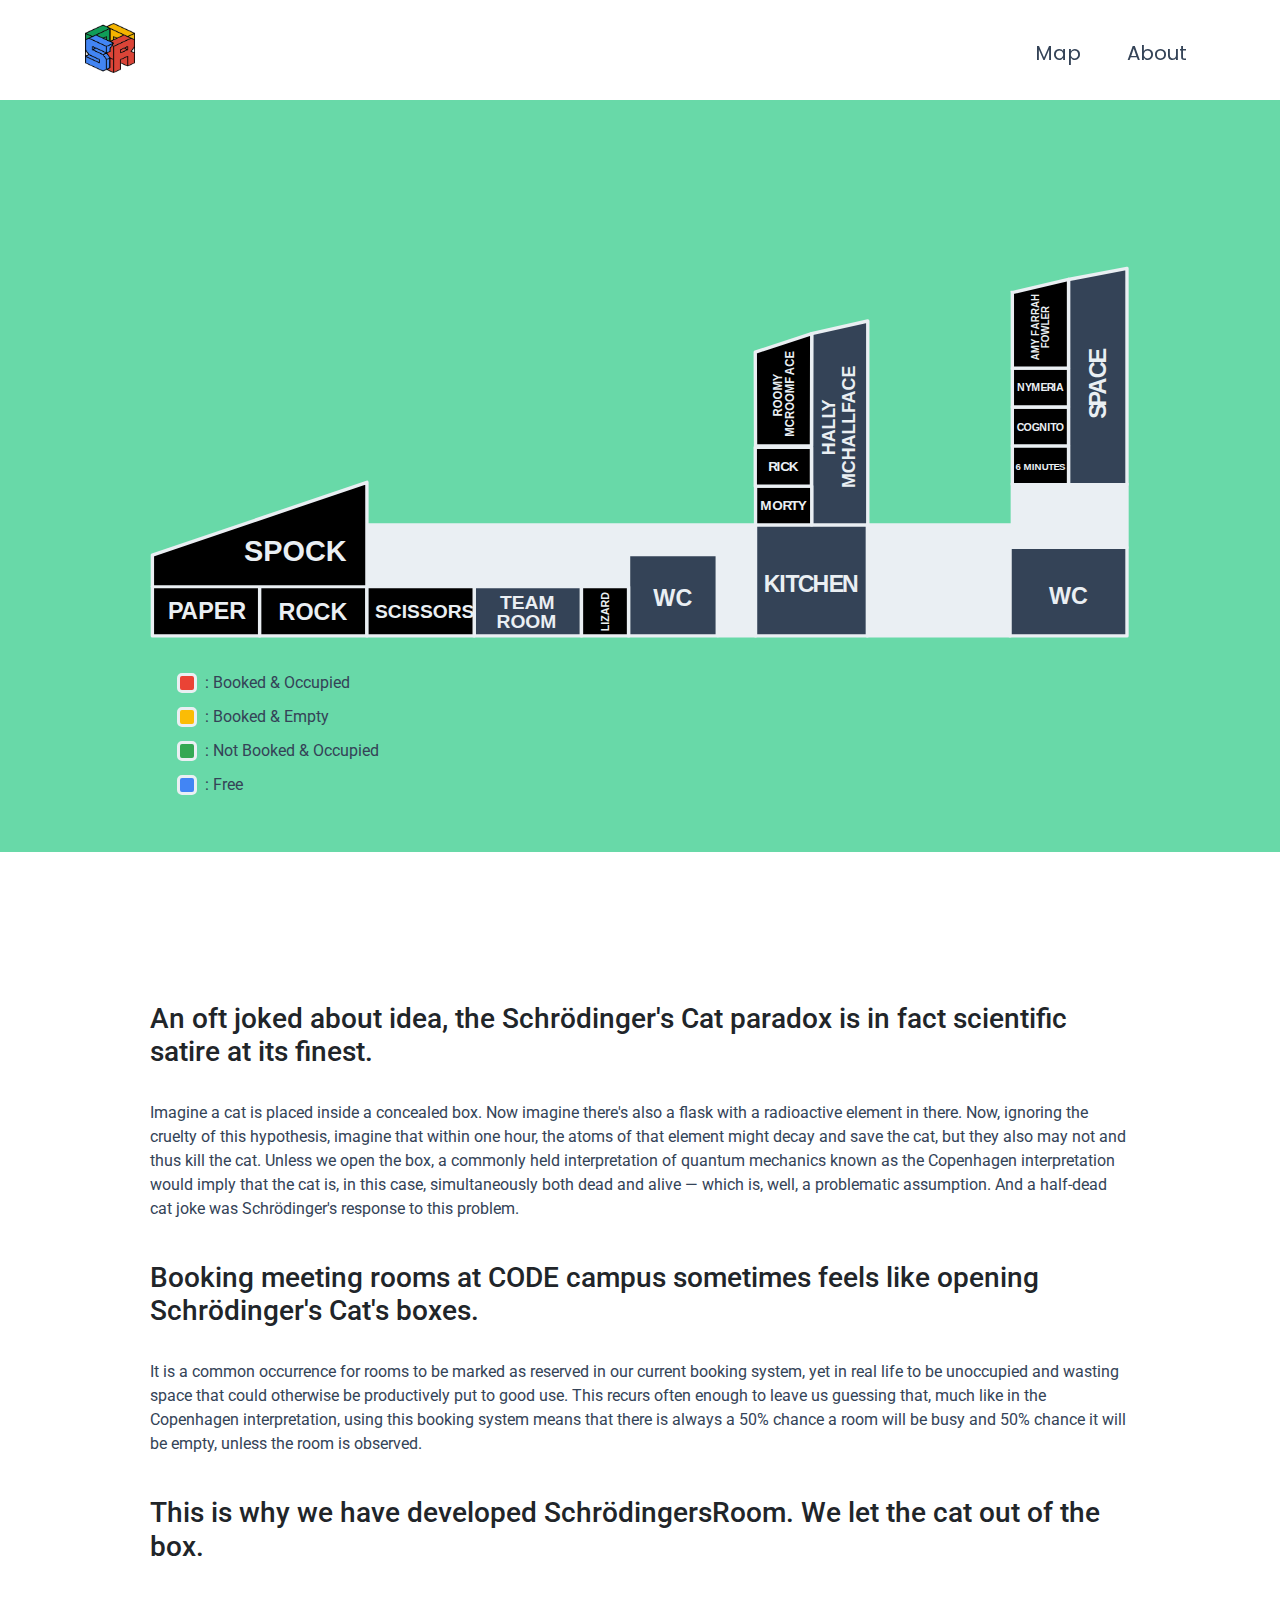
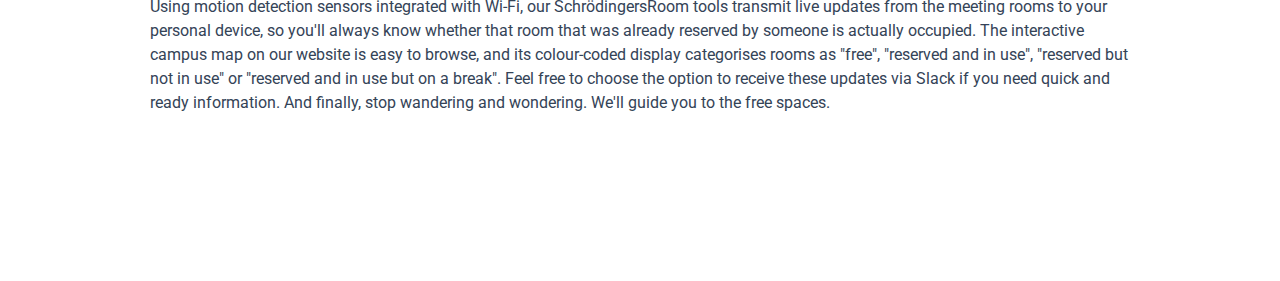
<file: index.html>
<!doctype html>

<html>
<head>
    <meta charset="utf-8" />
    <title> Schrödinger's Room </title>
    <link rel="stylesheet" type="text/css" href="main.css">
    <link rel="stylesheet" type="text/css" href="bootstrap.min.css">
    <link rel="stylesheet" type="text/css" href="animate.css">
    <link rel="stylesheet" href="https://fonts.googleapis.com/css?family=Poppins:400,600|Roboto">
    <script src="https://apis.google.com/js/api.js"></script>
    <!--<script async defer src="https://apis.google.com/js/api.js"></script>-->

    <script src="https://cdnjs.cloudflare.com/ajax/libs/jquery/3.3.1/jquery.min.js"
    type="text/javascript"></script>
  <!-- <script src="google-cal.js" type="javascript/text"></script>--> 

 <!--   <script src="rooms.js" type="text/javascript"></script> -->
 <!--   <script src="room-color-mapper.js" type="text/javascript"></script>--> 
    
  
</head>
<body >    
    
    <!--Add buttons to initiate auth sequence and sign out-->
    <button id="authorize_button" style="display: none;">Authorize</button>
    <button id="signout_button" style="display: none;">Sign Out</button>

    <pre id="content" style="white-space: pre-wrap;"></pre>


    <header id="header" class="hero-area-2">
            <!--<h1> SchrödingersRoom </h1>-->
<!--           <nav id="top_menu">
                <a href="">How it works</a>
            </nav>--> 
            <div class="overlay"></div>
            <nav class="navbar navbar-expand-md bg-inverse fixed-top scrolling-navbar">
                <div class="container">
                  <a href="index.html" class="navbar-brand"><img src="SR_logoGoogle.png" alt="SchrödingersRoom" width="50px" height="50px"></a>  
                  <button class="navbar-toggler" type="button" data-toggle="collapse" data-target="#navbarCollapse" aria-controls="navbarCollapse" aria-expanded="false" aria-label="Toggle navigation">
                    <i class="lni-menu"></i>
                  </button>
                  <div class="collapse navbar-collapse" id="navbarCollapse">
                    <ul class="navbar-nav mr-auto w-100 justify-content-end">
                      <li class="nav-item">
                        <a class="nav-link page-scroll" href="#wrap">Map</a>
                      </li>
                      <li class="nav-item">
                        <a class="nav-link page-scroll" href="#about">About</a>
                      </li>  
                    </ul>
                  </div>
                </div>
              </nav>  
    </header> 
    <div id="wrap">
    <div id="map">
            <svg width="100%" height="100%" viewBox="0 0 1528 581" version="1.1" xmlns="http://www.w3.org/2000/svg" xmlns:xlink="http://www.w3.org/1999/xlink" xml:space="preserve" xmlns:serif="http://www.serif.com/" style="fill-rule:evenodd;clip-rule:evenodd;stroke-linecap:square;stroke-linejoin:round;stroke-miterlimit:1.5;">
            <path id="WHITESPACE_1" fill="white" d="M338.219,499.825l0,-96.083l605.503,0l0.439,172.998l-58.012,0l-1.688,-126.965l-138.334,0l0,50.05l-407.908,0" style="fill:#eaeff3;stroke:#eaeff3;stroke-width:5.25px;" />
            <path id="WHITESPACE_2" d="M1523.32,340.911l0,97.875l-182.313,0l0,137.954l-222.516,0l0,-172.998l226.069,0l0,-62.831" style="fill:#eaeff3;stroke:#eaeff3;stroke-width:5.25px;" />
            <g id="ROOMS">
                <g id="noMeeting-rooms">
                <!-- kitchen -->
                <rect id="kitchen" x="944.161" y="403.742" width="174.329" height="172.998"  /><text x="957.065px" y="507.534px" style="font-family:'Avenir-Black', 'Avenir', sans-serif;font-weight:800;font-size:36px;fill:#eaeff3;">K<tspan x="981.105px 990.96px 1010.07px 1032.88px 1058.15px 1079.13px " y="507.534px 507.534px 507.534px 507.534px 507.534px 507.534px ">ITCHEN</tspan></text>
                <!-- outline -->
                <rect x="944.161" y="403.742" width="174.329" height="172.998" style="fill:none;stroke:#eaeff3;stroke-width:5.25px;stroke-linecap:round;" />
                <!--wc-->
                <rect x="746.127" y="449.775" width="138.334" height="126.965"/><text x="784.858px" y="530.221px" style="font-family:'Avenir-Black', 'Avenir', sans-serif;font-weight:800;font-size:36.45px;fill:#eaeff3;">WC</text>
                <rect x="746.127" y="449.775" width="138.334" height="126.965" style="fill:none;stroke:#eaeff3;stroke-width:5.25px;stroke-linecap:round;" />
                <!--wc-->
                <rect x="1341.01" y="438.786" width="182.314" height="137.954"/><text x="1401.68px" y="526.739px" style="font-family:'Avenir-Black', 'Avenir', sans-serif;font-weight:800;font-size:36.45px;fill:#eaeff3;">WC</text>
                <rect x="1341.01" y="438.786" width="182.314" height="137.954" style="fill:none;stroke:#eaeff3;stroke-width:5.25px;stroke-linecap:round;" />
                <!--team room-->
                <rect x="505.473" y="499.825" width="167.253" height="76.915"/>
                <g transform="matrix(0.75,0,0,0.75,379.57,-146.049)"><text x="221.593px" y="907.115px" style="font-family:'Avenir-Black', 'Avenir', sans-serif;font-weight:800;font-size:40px;fill:#eaeff3;">TEAM</text><text x="214.253px" y="947.115px" style="font-family:'Avenir-Black', 'Avenir', sans-serif;font-weight:800;font-size:40px;fill:#eaeff3;">ROOM</text></g>
                <rect x="505.473" y="499.825" width="167.253" height="76.915" style="fill:none;stroke:#eaeff3;stroke-width:5.25px;stroke-linecap:round;" />
                <!--hally mchallface-->
                <path d="M1119.15,85.745l-87.603,19.703l0,298.294l87.603,0l0,-317.997Z"   />
                <clipPath id="_clip1">
                    <path d="M1119.15,85.745l-87.603,19.703l0,298.294l87.603,0l0,-317.997Z" />
                </clipPath>
                <g clip-path="url(#_clip1)">
                    <g transform="matrix(4.92894e-17,-0.804957,0.870339,5.32929e-17,279.206,476.647)"><text x="225.756px" y="907.115px" style="font-family:'Avenir-Black', 'Avenir', sans-serif;font-weight:800;font-size:34.469px;fill:#eaeff3;">HALL<tspan x="310.654px " y="907.115px ">Y</tspan></text><text x="162.229px" y="941.585px" style="font-family:'Avenir-Black', 'Avenir', sans-serif;font-weight:800;font-size:34.469px;fill:#eaeff3;">MCHALLF<tspan x="325.648px 351.19px " y="941.585px 941.585px ">AC</tspan>E</text></g>
                </g>
                <path d="M1119.15,85.745l-87.603,19.703l0,298.294l87.603,0l0,-317.997Z" style="fill:none;stroke:#eaeff3;stroke-width:5.25px;stroke-linecap:round;" />
                <!--space-->
                <path d="M1432.16,340.911l-0.043,-319.897l91.199,-17.302l0,337.199l-91.156,0Z"   />
                <clipPath id="_clip3">
                    <path d="M1432.16,340.911l-0.043,-319.897l91.199,-17.302l0,337.199l-91.156,0Z" />
                </clipPath>
                <g clip-path="url(#_clip3)">
                    <g transform="matrix(6.12323e-17,-1,1,6.12323e-17,390.556,1165.65)"><text x="927.364px" y="1100.09px" style="font-family:'Avenir-Black', 'Avenir', sans-serif;font-weight:800;font-size:36.45px;fill:#eaeff3;">S<tspan x="946.715px 965.458px 990.439px 1013.53px " y="1100.09px 1100.09px 1100.09px 1100.09px ">PACE</tspan></text></g>
                </g>
                <path d="M1432.16,340.911l-0.043,-319.897l91.199,-17.302l0,337.199l-91.156,0Z" style="fill:none;stroke:#eaeff3;stroke-width:5.25px;" />            
                </g>
                

                <g id="meeting-rooms">
                <!--morty-->
                <g class = "morty">
                <rect x="944.161" y="343.199" width="87.603" height="60.543" /><text x="951.603px" y="380.953px" style="font-family:'Avenir-Black', 'Avenir', sans-serif;font-weight:800;font-size:21.136px;fill:#eaeff3;">M<tspan x="970.057px 986.321px 998.636px 1009.86px " y="380.953px 380.953px 380.953px 380.953px ">ORTY</tspan></text>
                <rect x="944.161" y="343.199" width="87.603" height="60.543" style="fill:none;stroke:#eaeff3;stroke-width:5.25px;stroke-linecap:round;" />
                </g>
                <!--6 minutes -->
                <g class ="6-minutes">
                <rect x="1344.56" y="280.369" width="87.603" height="60.543"   /><text x="1349.57px" y="318.122px" style="font-family:'Avenir-Black', 'Avenir', sans-serif;font-weight:800;font-size:15px;fill:#eaeff3;">6<tspan x="1357.79px 1361.89px 1374.99px 1379.1px 1390.4px 1400.68px 1408.65px 1417.39px " y="318.122px 318.122px 318.122px 318.122px 318.122px 318.122px 318.122px 318.122px "> MINUTES</tspan></text>
                <rect x="1344.56" y="280.369" width="87.603" height="60.543" style="fill:none;stroke:#eaeff3;stroke-width:5.25px;stroke-linecap:round;" />
                </g>
                <!--cognito-->
                <g class = "cognito">
                <rect x="1344.52" y="219.826" width="87.603" height="60.543"   /><text x="1351.6px" y="257.341px" style="font-family:'Avenir-Black', 'Avenir', sans-serif;font-weight:800;font-size:16.5px;fill:#eaeff3;">C<tspan x="1362.06px 1374.75px 1386.62px 1399.06px 1403.58px 1412.34px " y="257.341px 257.341px 257.341px 257.341px 257.341px 257.341px ">OGNITO</tspan></text>
                <rect x="1344.52" y="219.826" width="87.603" height="60.543" style="fill:none;stroke:#eaeff3;stroke-width:5.25px;stroke-linecap:round;" />
                </g>
                <!--nymeria-->
                <g class ="nymeria">
                <rect x="1344.56" y="159.283" width="87.603" height="60.543"   /><text x="1351.77px" y="195.395px" style="font-family:'Avenir-Black', 'Avenir', sans-serif;font-weight:800;font-size:16.5px;fill:#eaeff3;">N<tspan x="1364.21px 1374.1px 1388.51px 1398.12px 1408.01px 1412.53px " y="195.395px 195.395px 195.395px 195.395px 195.395px 195.395px ">YMERIA</tspan></text>
                <rect x="1344.56" y="159.283" width="87.603" height="60.543" style="fill:none;stroke:#eaeff3;stroke-width:5.25px;stroke-linecap:round;" />
                </g>
                <!--amy farrah fowler-->
                <g class ="amy-farrah-fowler">
                <path d="M1344.56,41.404l87.604,-20.39l0,138.269l-87.604,0l0,-117.879"   />
                <clipPath id="_clip2">
                    <path d="M1344.56,41.404l87.604,-20.39l0,138.269l-87.604,0l0,-117.879" />
                </clipPath>
                <g clip-path="url(#_clip2)">
                    <g transform="matrix(4.44848e-17,-0.726492,0.785501,4.80981e-17,673.274,298.955)"><text x="209.249px" y="907.115px" style="font-family:'Avenir-Black', 'Avenir', sans-serif;font-weight:800;font-size:20.92px;fill:#eaeff3;">AMY F<tspan x="275.503px 291.005px " y="907.115px 907.115px ">AR</tspan>RAH</text><text x="235.022px" y="928.035px" style="font-family:'Avenir-Black', 'Avenir', sans-serif;font-weight:800;font-size:20.92px;fill:#eaeff3;">FOWLER</text></g>
                </g>
                <path d="M1344.56,41.404l87.604,-20.39l0,138.269l-87.604,0l0,-117.879" style="fill:none;stroke:#eaeff3;stroke-width:5.25px;" />
                </g>
                <!--rick-->
                <g class ="rick">
                <rect x="943.722" y="282.657" width="87.603" height="60.543"   /><text x="964.104px" y="320.41px" style="font-family:'Avenir-Black', 'Avenir', sans-serif;font-weight:800;font-size:21.136px;fill:#eaeff3;">R<tspan x="976.771px 982.558px 995.948px " y="320.41px 320.41px 320.41px ">ICK</tspan></text>
                <rect x="943.722" y="282.657" width="87.603" height="60.543" style="fill:none;stroke:#eaeff3;stroke-width:5.25px;stroke-linecap:round;" />
                </g>
                <!--paper-->
                <g class ="paper">
                <rect x="3.712" y="499.825" width="167.253" height="76.915"   />
                <clipPath id="_clip4">
                    <rect x="3.712" y="499.825" width="167.253" height="76.915" />
                </clipPath>
                <g clip-path="url(#_clip4)"><text x="27.88px" y="551.16px" style="font-family:'Avenir-Black', 'Avenir', sans-serif;font-weight:800;font-size:36.45px;fill:#eaeff3;">P<tspan x="48.146px 75.155px " y="551.16px 551.16px ">AP</tspan>ER</text></g>
                <rect x="3.712" y="499.825" width="167.253" height="76.915" style="fill:none;stroke:#eaeff3;stroke-width:5.25px;stroke-linecap:round;" />
                </g>
                <!--rock-->
                <g class ="rock">
                <rect x="170.966" y="499.825" width="167.253" height="76.915"   /><text x="200.444px" y="551.815px" style="font-family:'Avenir-Black', 'Avenir', sans-serif;font-weight:800;font-size:36.378px;fill:#eaeff3;">ROCK</text>
                <rect x="170.966" y="499.825" width="167.253" height="76.915" style="fill:none;stroke:#eaeff3;stroke-width:5.25px;stroke-linecap:round;" />
                </g>
                <!--sicssors-->
                <g class = "scissors">
                <rect x="338.219" y="499.825" width="167.253" height="76.915"   /><text x="350.866px" y="549.557px" style="font-family:'Avenir-Black', 'Avenir', sans-serif;font-weight:800;font-size:30px;fill:#eaeff3;">SCISSORS</text>
                <rect x="338.219" y="499.825" width="167.253" height="76.915" style="fill:none;stroke:#eaeff3;stroke-width:5.25px;stroke-linecap:round;" />
                </g>
                
                <!--spock-->
                <g class ="spock">
                <path d="M3.712,497.764l0,-47.023l334.507,-113.422l0,160.445"   />
                <clipPath id="_clip5">
                    <path d="M3.712,497.764l0,-47.023l334.507,-113.422l0,160.445" />
                </clipPath>
                <g clip-path="url(#_clip5)"><text x="146.588px" y="460.697px" style="font-family:'Avenir-Black', 'Avenir', sans-serif;font-weight:800;font-size:45px;fill:#eaeff3;">SPOCK</text></g>
                <path d="M3.712,497.764l0,-47.023l334.507,-113.422l0,160.445" style="fill:none;stroke:#eaeff3;stroke-width:5.25px;" />
                </g>
                <!--lizard-->
                <g class="lizard">
                        <rect x="672.726" y="499.825" width="73.401" height="76.915"   />
                        <g transform="matrix(6.12323e-17,-1,1,6.12323e-17,-322.567,990.868)"><text x="421.209px" y="1037.94px" style="font-family:'Avenir-Black', 'Avenir', sans-serif;font-weight:800;font-size:16.811px;fill:#eaeff3;">LIZARD</text></g>
                        <rect x="672.726" y="499.825" width="73.401" height="76.915" style="fill:none;stroke:#eaeff3;stroke-width:5.25px;stroke-linecap:round;" />
                        </g>
                <!--roomy mcroomface-->
                <g class ="roomy-mcroomface">
                <path d="M944.161,282.657l-0.439,-148.356l88.042,-28.853l-0.439,174.921l-87.164,0"   />
                <clipPath id="_clip6">
                    <path d="M944.161,282.657l-0.439,-148.356l88.042,-28.853l-0.439,174.921l-87.164,0" />
                </clipPath>
                <g clip-path="url(#_clip6)">
                    <g transform="matrix(3.67103e-17,-0.599525,0.648221,3.96921e-17,396.943,367.462)"><text x="221.833px" y="907.115px" style="font-family:'Avenir-Black', 'Avenir', sans-serif;font-weight:800;font-size:29.478px;fill:#eaeff3;">ROOMY</text><text x="169.141px" y="936.593px" style="font-family:'Avenir-Black', 'Avenir', sans-serif;font-weight:800;font-size:29.478px;fill:#eaeff3;">MCROOMF<tspan x="328.999px 350.841px " y="936.593px 936.593px ">AC</tspan>E</text></g>
                </g>
                <path d="M944.161,282.657l-0.439,-148.356l88.042,-28.853l-0.439,174.921l-87.164,0" style="fill:none;stroke:#eaeff3;stroke-width:5.25px;" />
            </g>
            </g>
            </g>
        </svg>
    </div>
    <div class = "color-indicator">
        <ul style="list-style-type:none">
            <li><div class="square" id="box1"></div><span class ="text">: Booked & Occupied</span></li>
            <li><div class="square" id="box2"></div><span class = "text">: Booked & Empty</span></li>
            <li><div class="square" id="box3"></div><span class = "text">: Not Booked & Occupied</span></li>
            <li><div class="square" id="box4"></div><span class = "text">: Free</span></li>
        </ul>
    </div>
</div>
<div id="about" ><h3>An oft joked about idea, the Schrödinger's Cat paradox is in fact scientific satire at its finest. 
    </h3><br>
    <p>Imagine a cat is placed inside a concealed box. Now imagine there's also a flask with a radioactive element in there. Now, ignoring the cruelty of this hypothesis, imagine that within one hour, the atoms of that element might decay and save the cat, but they also may not and thus kill the cat. Unless we open the box, a commonly held interpretation of quantum mechanics known as the Copenhagen interpretation would imply that the cat is, in this case, simultaneously both dead and alive — which is, well, a problematic assumption. And a half-dead cat joke was Schrödinger's response to this problem.
    </p>
    <br>
    <h3>Booking meeting rooms at CODE campus sometimes feels like opening Schrödinger's Cat's boxes.
    </h3><br>
    <p>It is a common occurrence for rooms to be marked as reserved in our current booking system, yet in real life to be unoccupied and wasting space that could otherwise be productively put to good use.
        This recurs often enough to leave us guessing that, much like in the Copenhagen interpretation, using this booking system means that there is always a 50% chance a room will be busy and 50% chance it will be empty, unless the room is observed.
    </p><br>
    <h3>This is why we have developed SchrödingersRoom. We let the cat out of the box.
    </h3><br>
    <p>Using motion detection sensors integrated with Wi-Fi, our SchrödingersRoom tools transmit live updates from the meeting rooms to your personal device, so you'll always know whether that room that was already reserved by someone is actually occupied. 
        The interactive campus map on our website is easy to browse, and its colour-coded display categorises rooms as "free", "reserved and in use", "reserved but not in use" or "reserved and in use but on a break". Feel free to choose the option to receive these updates via Slack if you need quick and ready information.
        And finally, stop wandering and wondering. We'll guide you to the free spaces.
    </p>


</div>



<script type="text/javascript">
    // Client ID and API key from the Developer Console
    var CLIENT_ID = '640400674098-bsei1hk16prohqiuie6lapgs8267b0g0.apps.googleusercontent.com';
    var API_KEY = 'AIzaSyDtVWCmVZVy0lSplznLr4xpgsqKZbJDVJU';

    // Array of API discovery doc URLs for APIs used by the quickstart
    var DISCOVERY_DOCS = ["https://www.googleapis.com/discovery/v1/apis/calendar/v3/rest"];

    // Authorization scopes required by the API; multiple scopes can be
    // included, separated by spaces.
    var SCOPES = "https://www.googleapis.com/auth/calendar.readonly";

    var authorizeButton = document.getElementById('authorize_button');
    var signoutButton = document.getElementById('signout_button');

    /**
     *  On load, called to load the auth2 library and API client library.
     */
    function handleClientLoad() {
      gapi.load('client:auth2', initClient);
    }

    /**
     *  Initializes the API client library and sets up sign-in state
     *  listeners.
     */
    function initClient() {
      gapi.client.init({
        apiKey: API_KEY,
        clientId: CLIENT_ID,
        discoveryDocs: DISCOVERY_DOCS,
        scope: SCOPES
      }).then(function () {
        // Listen for sign-in state changes.
        gapi.auth2.getAuthInstance().isSignedIn.listen(updateSigninStatus);

        // Handle the initial sign-in state.
        updateSigninStatus(gapi.auth2.getAuthInstance().isSignedIn.get());
        authorizeButton.onclick = handleAuthClick;
        signoutButton.onclick = handleSignoutClick;
      }, function(error) {
        appendPre(JSON.stringify(error, null, 2));
      });
    }

    /**
     *  Called when the signed in status changes, to update the UI
     *  appropriately. After a sign-in, the API is called.
     */
    function updateSigninStatus(isSignedIn) {
      if (isSignedIn) {
        authorizeButton.style.display = 'none';
        signoutButton.style.display = 'block';
        //determineRoomStatus(rooms);
        mapRoomColors(); 
      } else {
        authorizeButton.style.display = 'block';
        signoutButton.style.display = 'none';
      }
    }

    /**
     *  Sign in the user upon button click.
     */
    function handleAuthClick(event) {
      gapi.auth2.getAuthInstance().signIn();
    }

    /**
     *  Sign out the user upon button click.
     */
    function handleSignoutClick(event) {
      gapi.auth2.getAuthInstance().signOut();
    }

    // A list of code room calendars mapped to room names

var rooms = [
  {
    "name":'spock',
    "id":"code.berlin_3337333133353032313436@resource.calendar.google.com"
  },
  {
    "name":'paper',
    "id": "code.berlin_3232363530373936343635@resource.calendar.google.com"
  },
  {
    "name":'rock',
    "id":"code.berlin_3635313131353437333332@resource.calendar.google.com"},
  {
    "name":'scissors',
    "id": "code.berlin_3934313230373536353639@resource.calendar.google.com"},
  { //lizard seems to be not being used as meeting room anymore (it says workspace now) so should remove it later 
    "name":'lizard',
    "id": "code.berlin_3330353336303338363535@resource.calendar.google.com"},
  {
    "name":'roomy-mcroomface',
    "id": "code.berlin_3135303639333334323335@resource.calendar.google.com"},
  {
    "name":'morty',
    "id": "code.berlin_31333137303136343636@resource.calendar.google.com"},
  {
    "name":'rick',
    "id": "code.berlin_3736373335323835363837@resource.calendar.google.com"
},
    {
        "name" : "6-minutes",
        "id" : "code.berlin_3734323835393132343133@resource.calendar.google.com"
    },
    {
        "name" : "nymeria",
        "id" : "code.berlin_3439393538333934333038@resource.calendar.google.com"
    },
    {
        "name" : "amy-farrah-fowler",
        "id" : "code.berlin_3338383838333338313738@resource.calendar.google.com"
    },
    {
        "name" : "cognito",
        "id" : "code.berlin_38373433373038363631@resource.calendar.google.com"
    }
];

function determineRoomStatus(callback) {
    var allRooms = []; //making empty array 
    rooms.forEach(function(room){
          
          gapi.client.calendar.events.list({
            'calendarId': room.id,
            'timeMin': (new Date()).toISOString(),
            'showDeleted': false,
            'singleEvents': true,
            'maxResults': 1,
            'orderBy': 'startTime'
          }).then(function(response) {
     
            // determine if room is booked
            // write to room.status
            var events = response.result.items;

            if(events.length > 0) {
                let start = new Date(events[0].start.dateTime);
                let end = new Date(events[0].end.dateTime);
                let now = new Date();

                if (now > start && now < end) {
                room.status = 'booked';
                } else {
                room.status = 'not-booked';
                }
            } else {
                room.status = "not-booked";
            } 
             //allRooms.push(room); // probably this should go here?? 
        });  allRooms.push(room); //push room into empty array 
            //console.log(allRooms)
    });
    return callback(allRooms); //return all the rooms
}

mapRoomColors = function(){
    determineRoomStatus(function(allRooms){
        console.log(allRooms)
        allRooms.forEach(function(room){
        console.log("room",room)  // if you check this there's all the key values including the 'status'
        console.log(Object.keys(room)); //if you check this theres only two key values :o 
        var roomName = room.name;
        var roomColor = determineRoomColor(room.status) //fake value to test, otherwise should be room.status
        var roomStatus = room.status;
        //console.log(room.status)
        //console.log(roomName)
        //console.log(roomColor)
        //var roomOccupancy = room.occupation;
        
        $("#meeting-rooms ."+roomName).css("fill", roomColor);    
        })
    })
}



determineRoomColor = function(roomState/*,roomOccupancy*/){
if(roomState == "booked" /*&& roomOccupancy == 'true'*/){
    return "#ea4335";
//}else if((roomState == "booked" && roomOccupancy == "false") ){
    //return "#fbbc05";
}else if((roomState == "not-booked" /*&& roomOccupancy == "true");*/)){
    return "#34a853"; 
}else { 
    return "#4285f4";
}
        
}






</script>
<script async defer src="https://apis.google.com/js/api.js"
onload="this.onload=function(){};handleClientLoad()"
onreadystatechange="if (this.readyState === 'complete') this.onload()">
</script>
</body>


<script>// Scroll to specific values
        // scrollTo is the same
        window.scroll({
          top: 2500, 
          left: 0, 
          behavior: 'smooth' <pre rel="HTML"><code markup="tt" class="language-markup">
        });
        
        // Scroll certain amounts from current position 
        window.scrollBy({ 
          top: 100, // could be negative value
          left: 0, 
          behavior: 'smooth' 
        });
        
        // Scroll to a certain element
        document.querySelector('.hello').scrollIntoView({ 
          behavior: 'smooth' 
        });</script>

</html>
</file>
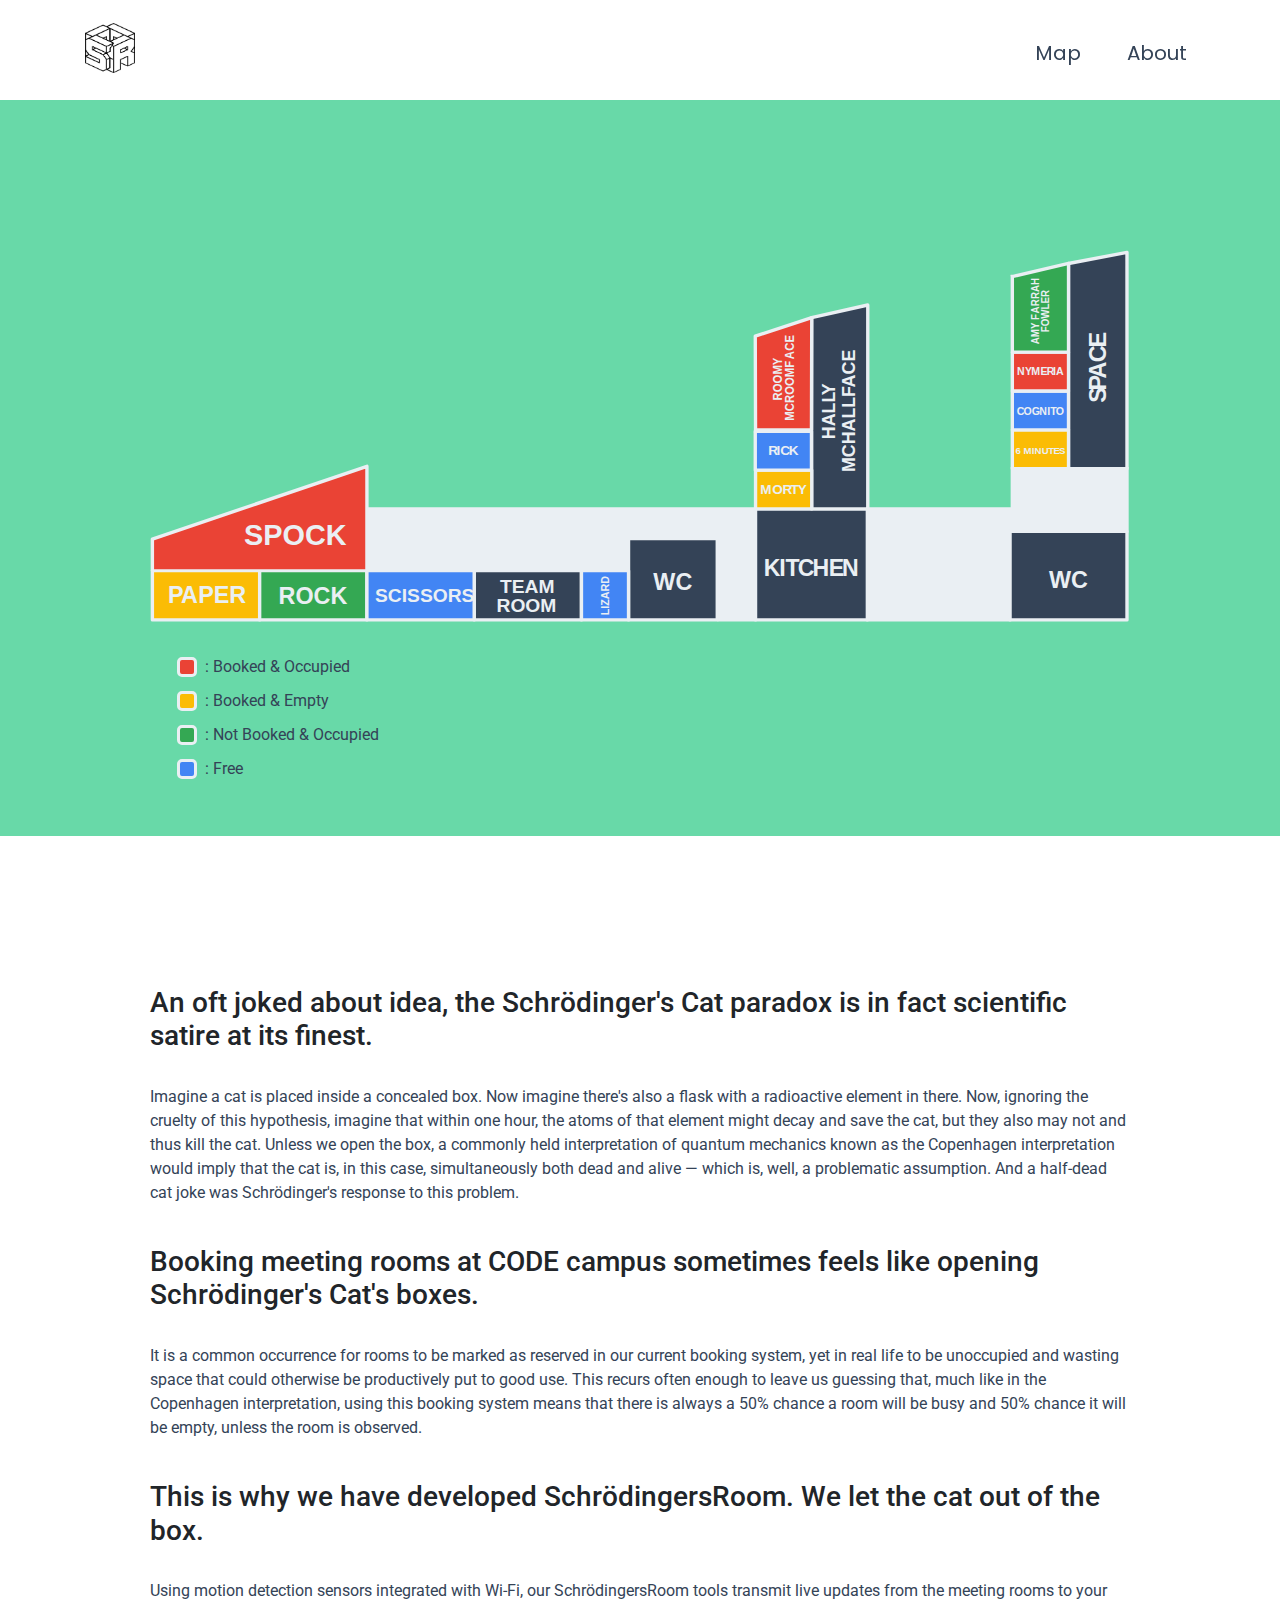
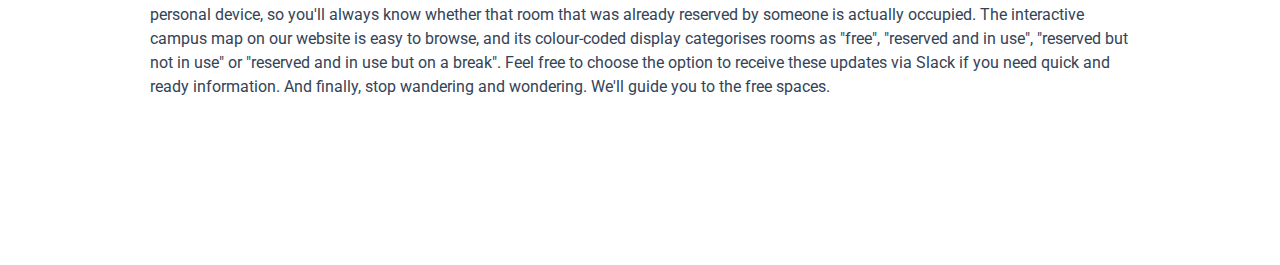
<file: home.html>
<!doctype html>

<html>
<head>
    <meta charset="utf-8" />
    <title> Schrödinger's Room </title>
    <link rel="stylesheet" type="text/css" href="main.css">
    <link rel="stylesheet" type="text/css" href="bootstrap.min.css">
    <link rel="stylesheet" type="text/css" href="animate.css">
    <link rel="stylesheet" href="https://fonts.googleapis.com/css?family=Poppins:400,600|Roboto">
    <script src="https://cdnjs.cloudflare.com/ajax/libs/jquery/3.3.1/jquery.min.js"
    type="text/javascript"></script>
</head>
<body>

    <header id="header" class="hero-area-2">
            <!--<h1> SchrödingersRoom </h1>-->
<!--           <nav id="top_menu">
                <a href="">How it works</a>
            </nav>--> 
            <div class="overlay"></div>
            <nav class="navbar navbar-expand-md bg-inverse fixed-top scrolling-navbar">
                <div class="container">
                  <a href="home.html" class="navbar-brand"><img src="SR_logo.png" alt="SchrödingersRoom" width="50px" height="50px"></a>  
                  <button class="navbar-toggler" type="button" data-toggle="collapse" data-target="#navbarCollapse" aria-controls="navbarCollapse" aria-expanded="false" aria-label="Toggle navigation">
                    <i class="lni-menu"></i>
                  </button>
                  <div class="collapse navbar-collapse" id="navbarCollapse">
                    <ul class="navbar-nav mr-auto w-100 justify-content-end">
                      <li class="nav-item">
                        <a class="nav-link page-scroll" href="#wrap">Map</a>
                      </li>
                      <li class="nav-item">
                        <a class="nav-link page-scroll" href="#about">About</a>
                      </li>  
                    </ul>
                  </div>
                </div>
              </nav>  
    </header> 
    <div id="wrap">
    <div id="map">
            <svg width="100%" height="100%" viewBox="0 0 1528 581" version="1.1" xmlns="http://www.w3.org/2000/svg" xmlns:xlink="http://www.w3.org/1999/xlink" xml:space="preserve" xmlns:serif="http://www.serif.com/" style="fill-rule:evenodd;clip-rule:evenodd;stroke-linecap:square;stroke-linejoin:round;stroke-miterlimit:1.5;">
            <path id="WHITESPACE_1" fill="white" d="M338.219,499.825l0,-96.083l605.503,0l0.439,172.998l-58.012,0l-1.688,-126.965l-138.334,0l0,50.05l-407.908,0" style="fill:#eaeff3;stroke:#eaeff3;stroke-width:5.25px;" />
            <path id="WHITESPACE_2" d="M1523.32,340.911l0,97.875l-182.313,0l0,137.954l-222.516,0l0,-172.998l226.069,0l0,-62.831" style="fill:#eaeff3;stroke:#eaeff3;stroke-width:5.25px;" />
            <g id="ROOMS">
                <g id="noMeeting-rooms">
                <!-- kitchen -->
                <rect id="kitchen" x="944.161" y="403.742" width="174.329" height="172.998"  /><text x="957.065px" y="507.534px" style="font-family:'Avenir-Black', 'Avenir', sans-serif;font-weight:800;font-size:36px;fill:#eaeff3;">K<tspan x="981.105px 990.96px 1010.07px 1032.88px 1058.15px 1079.13px " y="507.534px 507.534px 507.534px 507.534px 507.534px 507.534px ">ITCHEN</tspan></text>
                <!-- outline -->
                <rect x="944.161" y="403.742" width="174.329" height="172.998" style="fill:none;stroke:#eaeff3;stroke-width:5.25px;stroke-linecap:round;" />
                <!--wc-->
                <rect x="746.127" y="449.775" width="138.334" height="126.965"/><text x="784.858px" y="530.221px" style="font-family:'Avenir-Black', 'Avenir', sans-serif;font-weight:800;font-size:36.45px;fill:#eaeff3;">WC</text>
                <rect x="746.127" y="449.775" width="138.334" height="126.965" style="fill:none;stroke:#eaeff3;stroke-width:5.25px;stroke-linecap:round;" />
                <!--wc-->
                <rect x="1341.01" y="438.786" width="182.314" height="137.954"/><text x="1401.68px" y="526.739px" style="font-family:'Avenir-Black', 'Avenir', sans-serif;font-weight:800;font-size:36.45px;fill:#eaeff3;">WC</text>
                <rect x="1341.01" y="438.786" width="182.314" height="137.954" style="fill:none;stroke:#eaeff3;stroke-width:5.25px;stroke-linecap:round;" />
                <!--team room-->
                <rect x="505.473" y="499.825" width="167.253" height="76.915"/>
                <g transform="matrix(0.75,0,0,0.75,379.57,-146.049)"><text x="221.593px" y="907.115px" style="font-family:'Avenir-Black', 'Avenir', sans-serif;font-weight:800;font-size:40px;fill:#eaeff3;">TEAM</text><text x="214.253px" y="947.115px" style="font-family:'Avenir-Black', 'Avenir', sans-serif;font-weight:800;font-size:40px;fill:#eaeff3;">ROOM</text></g>
                <rect x="505.473" y="499.825" width="167.253" height="76.915" style="fill:none;stroke:#eaeff3;stroke-width:5.25px;stroke-linecap:round;" />
                <!--hally mchallface-->
                <path d="M1119.15,85.745l-87.603,19.703l0,298.294l87.603,0l0,-317.997Z"   />
                <clipPath id="_clip1">
                    <path d="M1119.15,85.745l-87.603,19.703l0,298.294l87.603,0l0,-317.997Z" />
                </clipPath>
                <g clip-path="url(#_clip1)">
                    <g transform="matrix(4.92894e-17,-0.804957,0.870339,5.32929e-17,279.206,476.647)"><text x="225.756px" y="907.115px" style="font-family:'Avenir-Black', 'Avenir', sans-serif;font-weight:800;font-size:34.469px;fill:#eaeff3;">HALL<tspan x="310.654px " y="907.115px ">Y</tspan></text><text x="162.229px" y="941.585px" style="font-family:'Avenir-Black', 'Avenir', sans-serif;font-weight:800;font-size:34.469px;fill:#eaeff3;">MCHALLF<tspan x="325.648px 351.19px " y="941.585px 941.585px ">AC</tspan>E</text></g>
                </g>
                <path d="M1119.15,85.745l-87.603,19.703l0,298.294l87.603,0l0,-317.997Z" style="fill:none;stroke:#eaeff3;stroke-width:5.25px;stroke-linecap:round;" />
                <!--space-->
                <path d="M1432.16,340.911l-0.043,-319.897l91.199,-17.302l0,337.199l-91.156,0Z"   />
                <clipPath id="_clip3">
                    <path d="M1432.16,340.911l-0.043,-319.897l91.199,-17.302l0,337.199l-91.156,0Z" />
                </clipPath>
                <g clip-path="url(#_clip3)">
                    <g transform="matrix(6.12323e-17,-1,1,6.12323e-17,390.556,1165.65)"><text x="927.364px" y="1100.09px" style="font-family:'Avenir-Black', 'Avenir', sans-serif;font-weight:800;font-size:36.45px;fill:#eaeff3;">S<tspan x="946.715px 965.458px 990.439px 1013.53px " y="1100.09px 1100.09px 1100.09px 1100.09px ">PACE</tspan></text></g>
                </g>
                <path d="M1432.16,340.911l-0.043,-319.897l91.199,-17.302l0,337.199l-91.156,0Z" style="fill:none;stroke:#eaeff3;stroke-width:5.25px;" />            
                </g>

                <g id="meeting-rooms">
                <!--morty-->
                <g class = "morty">
                <rect x="944.161" y="343.199" width="87.603" height="60.543" /><text x="951.603px" y="380.953px" style="font-family:'Avenir-Black', 'Avenir', sans-serif;font-weight:800;font-size:21.136px;fill:#eaeff3;">M<tspan x="970.057px 986.321px 998.636px 1009.86px " y="380.953px 380.953px 380.953px 380.953px ">ORTY</tspan></text>
                <rect x="944.161" y="343.199" width="87.603" height="60.543" style="fill:none;stroke:#eaeff3;stroke-width:5.25px;stroke-linecap:round;" />
                </g>
                <!--6 minutes -->
                <g class ="6-minutes">
                <rect x="1344.56" y="280.369" width="87.603" height="60.543"   /><text x="1349.57px" y="318.122px" style="font-family:'Avenir-Black', 'Avenir', sans-serif;font-weight:800;font-size:15px;fill:#eaeff3;">6<tspan x="1357.79px 1361.89px 1374.99px 1379.1px 1390.4px 1400.68px 1408.65px 1417.39px " y="318.122px 318.122px 318.122px 318.122px 318.122px 318.122px 318.122px 318.122px "> MINUTES</tspan></text>
                <rect x="1344.56" y="280.369" width="87.603" height="60.543" style="fill:none;stroke:#eaeff3;stroke-width:5.25px;stroke-linecap:round;" />
                </g>
                <!--cognito-->
                <g class = "cognito">
                <rect x="1344.52" y="219.826" width="87.603" height="60.543"   /><text x="1351.6px" y="257.341px" style="font-family:'Avenir-Black', 'Avenir', sans-serif;font-weight:800;font-size:16.5px;fill:#eaeff3;">C<tspan x="1362.06px 1374.75px 1386.62px 1399.06px 1403.58px 1412.34px " y="257.341px 257.341px 257.341px 257.341px 257.341px 257.341px ">OGNITO</tspan></text>
                <rect x="1344.52" y="219.826" width="87.603" height="60.543" style="fill:none;stroke:#eaeff3;stroke-width:5.25px;stroke-linecap:round;" />
                </g>
                <!--nymeria-->
                <g class ="nymeria">
                <rect x="1344.56" y="159.283" width="87.603" height="60.543"   /><text x="1351.77px" y="195.395px" style="font-family:'Avenir-Black', 'Avenir', sans-serif;font-weight:800;font-size:16.5px;fill:#eaeff3;">N<tspan x="1364.21px 1374.1px 1388.51px 1398.12px 1408.01px 1412.53px " y="195.395px 195.395px 195.395px 195.395px 195.395px 195.395px ">YMERIA</tspan></text>
                <rect x="1344.56" y="159.283" width="87.603" height="60.543" style="fill:none;stroke:#eaeff3;stroke-width:5.25px;stroke-linecap:round;" />
                </g>
                <!--amy farrah fowler-->
                <g class ="amy-farrah-fowler">
                <path d="M1344.56,41.404l87.604,-20.39l0,138.269l-87.604,0l0,-117.879"   />
                <clipPath id="_clip2">
                    <path d="M1344.56,41.404l87.604,-20.39l0,138.269l-87.604,0l0,-117.879" />
                </clipPath>
                <g clip-path="url(#_clip2)">
                    <g transform="matrix(4.44848e-17,-0.726492,0.785501,4.80981e-17,673.274,298.955)"><text x="209.249px" y="907.115px" style="font-family:'Avenir-Black', 'Avenir', sans-serif;font-weight:800;font-size:20.92px;fill:#eaeff3;">AMY F<tspan x="275.503px 291.005px " y="907.115px 907.115px ">AR</tspan>RAH</text><text x="235.022px" y="928.035px" style="font-family:'Avenir-Black', 'Avenir', sans-serif;font-weight:800;font-size:20.92px;fill:#eaeff3;">FOWLER</text></g>
                </g>
                <path d="M1344.56,41.404l87.604,-20.39l0,138.269l-87.604,0l0,-117.879" style="fill:none;stroke:#eaeff3;stroke-width:5.25px;" />
                </g>
                <!--rick-->
                <g class ="rick">
                <rect x="943.722" y="282.657" width="87.603" height="60.543"   /><text x="964.104px" y="320.41px" style="font-family:'Avenir-Black', 'Avenir', sans-serif;font-weight:800;font-size:21.136px;fill:#eaeff3;">R<tspan x="976.771px 982.558px 995.948px " y="320.41px 320.41px 320.41px ">ICK</tspan></text>
                <rect x="943.722" y="282.657" width="87.603" height="60.543" style="fill:none;stroke:#eaeff3;stroke-width:5.25px;stroke-linecap:round;" />
                </g>
                <!--paper-->
                <g class ="paper">
                <rect x="3.712" y="499.825" width="167.253" height="76.915"   />
                <clipPath id="_clip4">
                    <rect x="3.712" y="499.825" width="167.253" height="76.915" />
                </clipPath>
                <g clip-path="url(#_clip4)"><text x="27.88px" y="551.16px" style="font-family:'Avenir-Black', 'Avenir', sans-serif;font-weight:800;font-size:36.45px;fill:#eaeff3;">P<tspan x="48.146px 75.155px " y="551.16px 551.16px ">AP</tspan>ER</text></g>
                <rect x="3.712" y="499.825" width="167.253" height="76.915" style="fill:none;stroke:#eaeff3;stroke-width:5.25px;stroke-linecap:round;" />
                </g>
                <!--rock-->
                <g class ="rock">
                <rect x="170.966" y="499.825" width="167.253" height="76.915"   /><text x="200.444px" y="551.815px" style="font-family:'Avenir-Black', 'Avenir', sans-serif;font-weight:800;font-size:36.378px;fill:#eaeff3;">ROCK</text>
                <rect x="170.966" y="499.825" width="167.253" height="76.915" style="fill:none;stroke:#eaeff3;stroke-width:5.25px;stroke-linecap:round;" />
                </g>
                <!--sicssors-->
                <g class = "scissors">
                <rect x="338.219" y="499.825" width="167.253" height="76.915"   /><text x="350.866px" y="549.557px" style="font-family:'Avenir-Black', 'Avenir', sans-serif;font-weight:800;font-size:30px;fill:#eaeff3;">SCISSORS</text>
                <rect x="338.219" y="499.825" width="167.253" height="76.915" style="fill:none;stroke:#eaeff3;stroke-width:5.25px;stroke-linecap:round;" />
                </g>
                <!--lizard-->
                <g class="lizard">
                <rect x="672.726" y="499.825" width="73.401" height="76.915"   />
                <g transform="matrix(6.12323e-17,-1,1,6.12323e-17,-322.567,990.868)"><text x="421.209px" y="1037.94px" style="font-family:'Avenir-Black', 'Avenir', sans-serif;font-weight:800;font-size:16.811px;fill:#eaeff3;">LIZARD</text></g>
                <rect x="672.726" y="499.825" width="73.401" height="76.915" style="fill:none;stroke:#eaeff3;stroke-width:5.25px;stroke-linecap:round;" />
                </g>
                <!--spock-->
                <g class ="spock">
                <path d="M3.712,497.764l0,-47.023l334.507,-113.422l0,160.445"   />
                <clipPath id="_clip5">
                    <path d="M3.712,497.764l0,-47.023l334.507,-113.422l0,160.445" />
                </clipPath>
                <g clip-path="url(#_clip5)"><text x="146.588px" y="460.697px" style="font-family:'Avenir-Black', 'Avenir', sans-serif;font-weight:800;font-size:45px;fill:#eaeff3;">SPOCK</text></g>
                <path d="M3.712,497.764l0,-47.023l334.507,-113.422l0,160.445" style="fill:none;stroke:#eaeff3;stroke-width:5.25px;" />
                </g>
                <!--roomy mcroomface-->
                <g class ="roomy-mcroomface">
                <path d="M944.161,282.657l-0.439,-148.356l88.042,-28.853l-0.439,174.921l-87.164,0"   />
                <clipPath id="_clip6">
                    <path d="M944.161,282.657l-0.439,-148.356l88.042,-28.853l-0.439,174.921l-87.164,0" />
                </clipPath>
                <g clip-path="url(#_clip6)">
                    <g transform="matrix(3.67103e-17,-0.599525,0.648221,3.96921e-17,396.943,367.462)"><text x="221.833px" y="907.115px" style="font-family:'Avenir-Black', 'Avenir', sans-serif;font-weight:800;font-size:29.478px;fill:#eaeff3;">ROOMY</text><text x="169.141px" y="936.593px" style="font-family:'Avenir-Black', 'Avenir', sans-serif;font-weight:800;font-size:29.478px;fill:#eaeff3;">MCROOMF<tspan x="328.999px 350.841px " y="936.593px 936.593px ">AC</tspan>E</text></g>
                </g>
                <path d="M944.161,282.657l-0.439,-148.356l88.042,-28.853l-0.439,174.921l-87.164,0" style="fill:none;stroke:#eaeff3;stroke-width:5.25px;" />
            </g>
            </g>
            </g>
        </svg>
    </div>
    <div class = "color-indicator">
        <ul style="list-style-type:none">
            <li><div class="square" id="box1"></div><span class ="text">: Booked & Occupied</span></li>
            <li><div class="square" id="box2"></div><span class = "text">: Booked & Empty</span></li>
            <li><div class="square" id="box3"></div><span class = "text">: Not Booked & Occupied</span></li>
            <li><div class="square" id="box4"></div><span class = "text">: Free</span></li>
        </ul>
    </div>
</div>
<div id="about" ><h3>An oft joked about idea, the Schrödinger's Cat paradox is in fact scientific satire at its finest. 
    </h3><br>
    <p>Imagine a cat is placed inside a concealed box. Now imagine there's also a flask with a radioactive element in there. Now, ignoring the cruelty of this hypothesis, imagine that within one hour, the atoms of that element might decay and save the cat, but they also may not and thus kill the cat. Unless we open the box, a commonly held interpretation of quantum mechanics known as the Copenhagen interpretation would imply that the cat is, in this case, simultaneously both dead and alive — which is, well, a problematic assumption. And a half-dead cat joke was Schrödinger's response to this problem.
    </p>
    <br>
    <h3>Booking meeting rooms at CODE campus sometimes feels like opening Schrödinger's Cat's boxes.
    </h3><br>
    <p>It is a common occurrence for rooms to be marked as reserved in our current booking system, yet in real life to be unoccupied and wasting space that could otherwise be productively put to good use.
        This recurs often enough to leave us guessing that, much like in the Copenhagen interpretation, using this booking system means that there is always a 50% chance a room will be busy and 50% chance it will be empty, unless the room is observed.
    </p><br>
    <h3>This is why we have developed SchrödingersRoom. We let the cat out of the box.
    </h3><br>
    <p>Using motion detection sensors integrated with Wi-Fi, our SchrödingersRoom tools transmit live updates from the meeting rooms to your personal device, so you'll always know whether that room that was already reserved by someone is actually occupied. 
        The interactive campus map on our website is easy to browse, and its colour-coded display categorises rooms as "free", "reserved and in use", "reserved but not in use" or "reserved and in use but on a break". Feel free to choose the option to receive these updates via Slack if you need quick and ready information.
        And finally, stop wandering and wondering. We'll guide you to the free spaces.
    </p>


</div>

</body>

<script src="rooms.js" type="text/javascript"></script>
<script> //change room color with booking status
         roomColor = function(roomState,roomOccupancy){
        if(roomState == "booked" && roomOccupancy == 'true'){
            return "#ea4335";
        }else if((roomState == "booked" && roomOccupancy == "false") ){
            return "#fbbc05";
        }else if((roomState == "not-booked" && roomOccupancy == "true")){
            return "#34a853"; 
        }else { 
            return "#4285f4";
        }
              
    }
        
        rooms.forEach(function(room){
        var roomName = room.name;
        var roomState = room.status;
        var roomOccupancy = room.occupation;
        console.log(roomName);
        $("#meeting-rooms ."+roomName).css("fill", roomColor(roomState,roomOccupancy));
        
    }) 
 
</script>
<script>// Scroll to specific values
        // scrollTo is the same
        window.scroll({
          top: 2500, 
          left: 0, 
          behavior: 'smooth' <pre rel="HTML"><code markup="tt" class="language-markup">
        });
        
        // Scroll certain amounts from current position 
        window.scrollBy({ 
          top: 100, // could be negative value
          left: 0, 
          behavior: 'smooth' 
        });
        
        // Scroll to a certain element
        document.querySelector('.hello').scrollIntoView({ 
          behavior: 'smooth' 
        });</script>

</html>
</file>
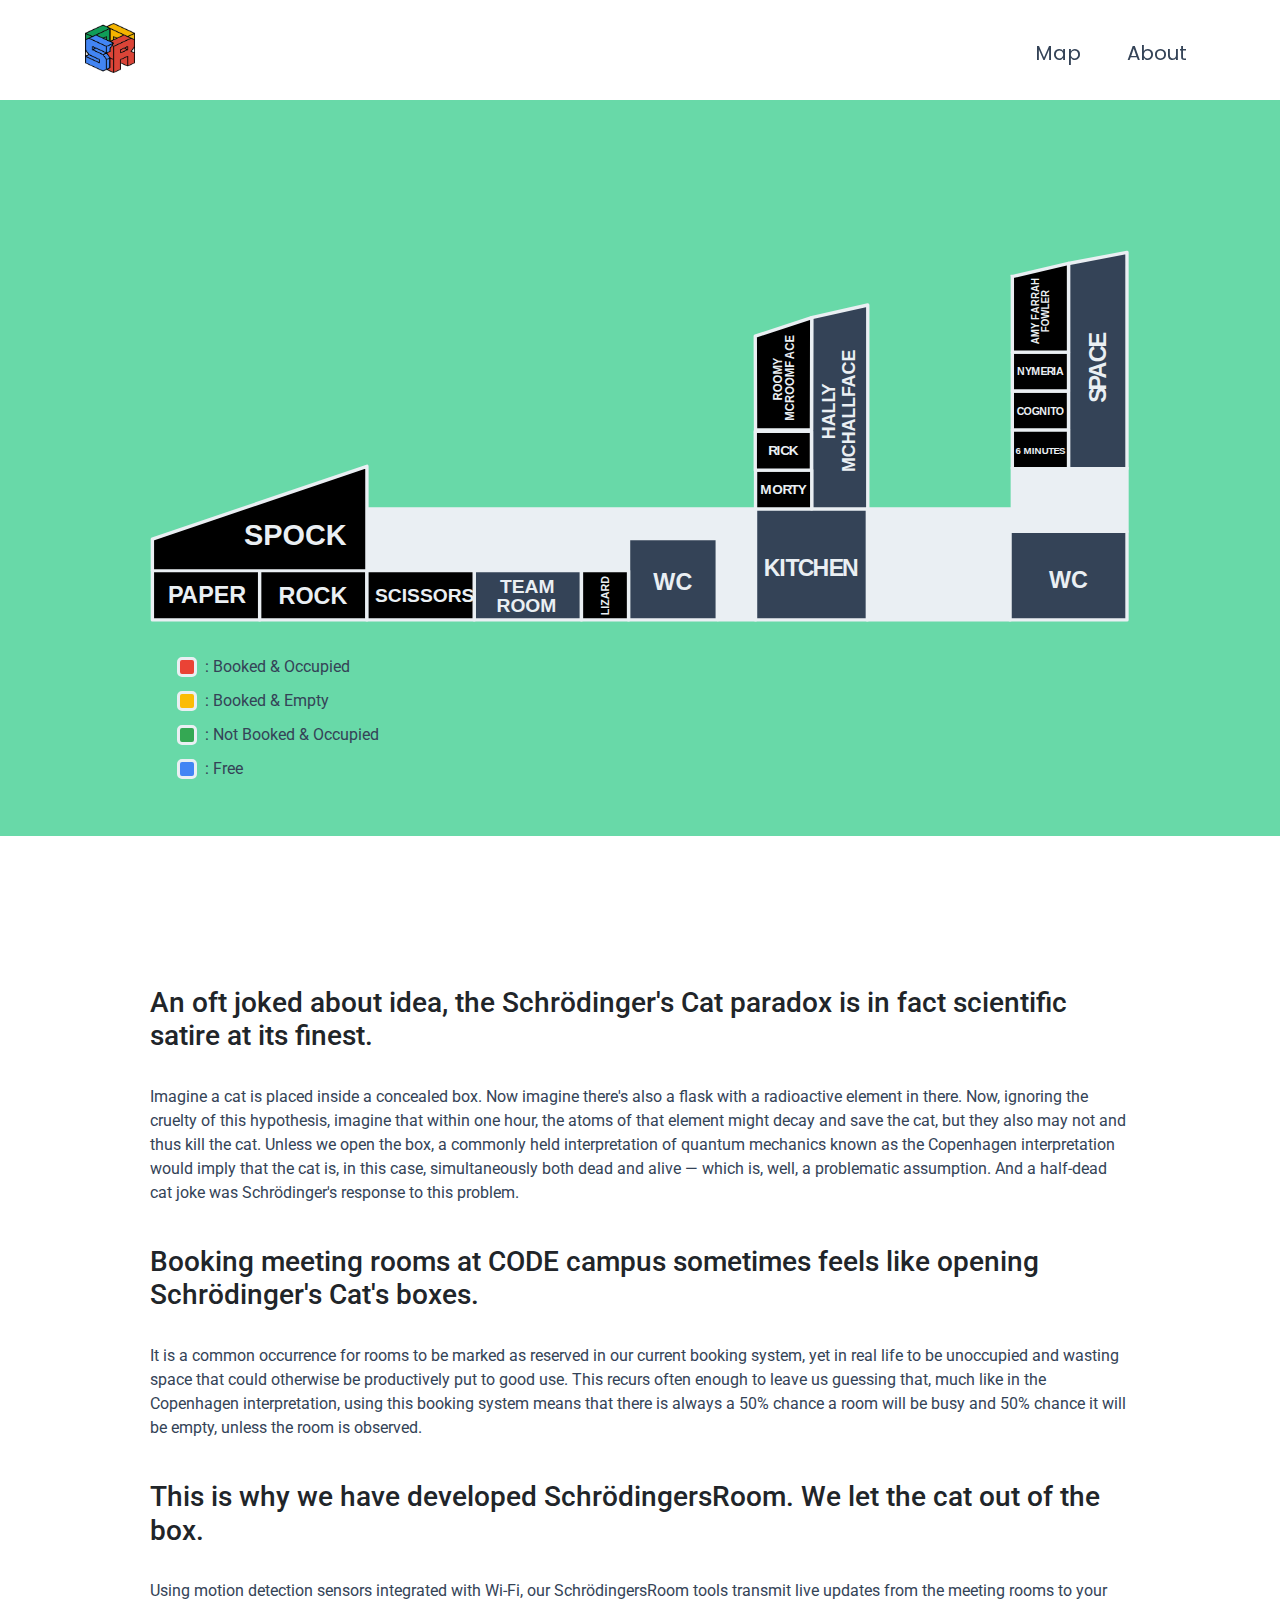
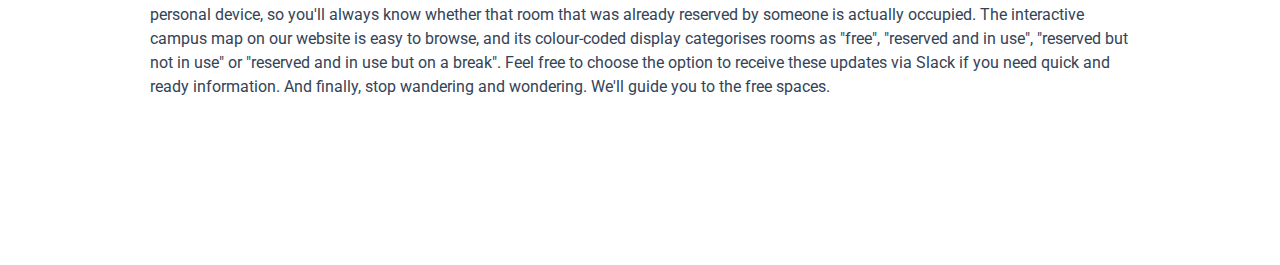
<file: index.1.html>
<!doctype html>

<html>
<head>
    <meta charset="utf-8" />
    <title> Schrödinger's Room </title>
    <link rel="stylesheet" type="text/css" href="main.css">
    <link rel="stylesheet" type="text/css" href="bootstrap.min.css">
    <link rel="stylesheet" type="text/css" href="animate.css">
    <link rel="stylesheet" href="https://fonts.googleapis.com/css?family=Poppins:400,600|Roboto">
    
    <script async defer src="https://apis.google.com/js/api.js"></script>

    <script src="https://cdnjs.cloudflare.com/ajax/libs/jquery/3.3.1/jquery.min.js"
    type="text/javascript"></script>

<!--  <script src="rooms.js" type="text/javascript"></script> -->
    <script src="room-color-mapper.js" type="text/javascript"></script>
    
  
</head>
<body>    
    
    <!--Add buttons to initiate auth sequence and sign out-->
    <button id="authorize_button" style="display: none;">Authorize</button>
    <button id="signout_button" style="display: none;">Sign Out</button>



    <header id="header" class="hero-area-2">
            <!--<h1> SchrödingersRoom </h1>-->
<!--           <nav id="top_menu">
                <a href="">How it works</a>
            </nav>--> 
            <div class="overlay"></div>
            <nav class="navbar navbar-expand-md bg-inverse fixed-top scrolling-navbar">
                <div class="container">
                  <a href="index.html" class="navbar-brand"><img src="SR_logoGoogle.png" alt="SchrödingersRoom" width="50px" height="50px"></a>  
                  <button class="navbar-toggler" type="button" data-toggle="collapse" data-target="#navbarCollapse" aria-controls="navbarCollapse" aria-expanded="false" aria-label="Toggle navigation">
                    <i class="lni-menu"></i>
                  </button>
                  <div class="collapse navbar-collapse" id="navbarCollapse">
                    <ul class="navbar-nav mr-auto w-100 justify-content-end">
                      <li class="nav-item">
                        <a class="nav-link page-scroll" href="#wrap">Map</a>
                      </li>
                      <li class="nav-item">
                        <a class="nav-link page-scroll" href="#about">About</a>
                      </li>  
                    </ul>
                  </div>
                </div>
              </nav>  
    </header> 
    <div id="wrap">
    <div id="map">
            <svg width="100%" height="100%" viewBox="0 0 1528 581" version="1.1" xmlns="http://www.w3.org/2000/svg" xmlns:xlink="http://www.w3.org/1999/xlink" xml:space="preserve" xmlns:serif="http://www.serif.com/" style="fill-rule:evenodd;clip-rule:evenodd;stroke-linecap:square;stroke-linejoin:round;stroke-miterlimit:1.5;">
            <path id="WHITESPACE_1" fill="white" d="M338.219,499.825l0,-96.083l605.503,0l0.439,172.998l-58.012,0l-1.688,-126.965l-138.334,0l0,50.05l-407.908,0" style="fill:#eaeff3;stroke:#eaeff3;stroke-width:5.25px;" />
            <path id="WHITESPACE_2" d="M1523.32,340.911l0,97.875l-182.313,0l0,137.954l-222.516,0l0,-172.998l226.069,0l0,-62.831" style="fill:#eaeff3;stroke:#eaeff3;stroke-width:5.25px;" />
            <g id="ROOMS">
                <g id="noMeeting-rooms">
                <!-- kitchen -->
                <rect id="kitchen" x="944.161" y="403.742" width="174.329" height="172.998"  /><text x="957.065px" y="507.534px" style="font-family:'Avenir-Black', 'Avenir', sans-serif;font-weight:800;font-size:36px;fill:#eaeff3;">K<tspan x="981.105px 990.96px 1010.07px 1032.88px 1058.15px 1079.13px " y="507.534px 507.534px 507.534px 507.534px 507.534px 507.534px ">ITCHEN</tspan></text>
                <!-- outline -->
                <rect x="944.161" y="403.742" width="174.329" height="172.998" style="fill:none;stroke:#eaeff3;stroke-width:5.25px;stroke-linecap:round;" />
                <!--wc-->
                <rect x="746.127" y="449.775" width="138.334" height="126.965"/><text x="784.858px" y="530.221px" style="font-family:'Avenir-Black', 'Avenir', sans-serif;font-weight:800;font-size:36.45px;fill:#eaeff3;">WC</text>
                <rect x="746.127" y="449.775" width="138.334" height="126.965" style="fill:none;stroke:#eaeff3;stroke-width:5.25px;stroke-linecap:round;" />
                <!--wc-->
                <rect x="1341.01" y="438.786" width="182.314" height="137.954"/><text x="1401.68px" y="526.739px" style="font-family:'Avenir-Black', 'Avenir', sans-serif;font-weight:800;font-size:36.45px;fill:#eaeff3;">WC</text>
                <rect x="1341.01" y="438.786" width="182.314" height="137.954" style="fill:none;stroke:#eaeff3;stroke-width:5.25px;stroke-linecap:round;" />
                <!--team room-->
                <rect x="505.473" y="499.825" width="167.253" height="76.915"/>
                <g transform="matrix(0.75,0,0,0.75,379.57,-146.049)"><text x="221.593px" y="907.115px" style="font-family:'Avenir-Black', 'Avenir', sans-serif;font-weight:800;font-size:40px;fill:#eaeff3;">TEAM</text><text x="214.253px" y="947.115px" style="font-family:'Avenir-Black', 'Avenir', sans-serif;font-weight:800;font-size:40px;fill:#eaeff3;">ROOM</text></g>
                <rect x="505.473" y="499.825" width="167.253" height="76.915" style="fill:none;stroke:#eaeff3;stroke-width:5.25px;stroke-linecap:round;" />
                <!--hally mchallface-->
                <path d="M1119.15,85.745l-87.603,19.703l0,298.294l87.603,0l0,-317.997Z"   />
                <clipPath id="_clip1">
                    <path d="M1119.15,85.745l-87.603,19.703l0,298.294l87.603,0l0,-317.997Z" />
                </clipPath>
                <g clip-path="url(#_clip1)">
                    <g transform="matrix(4.92894e-17,-0.804957,0.870339,5.32929e-17,279.206,476.647)"><text x="225.756px" y="907.115px" style="font-family:'Avenir-Black', 'Avenir', sans-serif;font-weight:800;font-size:34.469px;fill:#eaeff3;">HALL<tspan x="310.654px " y="907.115px ">Y</tspan></text><text x="162.229px" y="941.585px" style="font-family:'Avenir-Black', 'Avenir', sans-serif;font-weight:800;font-size:34.469px;fill:#eaeff3;">MCHALLF<tspan x="325.648px 351.19px " y="941.585px 941.585px ">AC</tspan>E</text></g>
                </g>
                <path d="M1119.15,85.745l-87.603,19.703l0,298.294l87.603,0l0,-317.997Z" style="fill:none;stroke:#eaeff3;stroke-width:5.25px;stroke-linecap:round;" />
                <!--space-->
                <path d="M1432.16,340.911l-0.043,-319.897l91.199,-17.302l0,337.199l-91.156,0Z"   />
                <clipPath id="_clip3">
                    <path d="M1432.16,340.911l-0.043,-319.897l91.199,-17.302l0,337.199l-91.156,0Z" />
                </clipPath>
                <g clip-path="url(#_clip3)">
                    <g transform="matrix(6.12323e-17,-1,1,6.12323e-17,390.556,1165.65)"><text x="927.364px" y="1100.09px" style="font-family:'Avenir-Black', 'Avenir', sans-serif;font-weight:800;font-size:36.45px;fill:#eaeff3;">S<tspan x="946.715px 965.458px 990.439px 1013.53px " y="1100.09px 1100.09px 1100.09px 1100.09px ">PACE</tspan></text></g>
                </g>
                <path d="M1432.16,340.911l-0.043,-319.897l91.199,-17.302l0,337.199l-91.156,0Z" style="fill:none;stroke:#eaeff3;stroke-width:5.25px;" />            
                </g>

                <g id="meeting-rooms">
                <!--morty-->
                <g class = "morty">
                <rect x="944.161" y="343.199" width="87.603" height="60.543" /><text x="951.603px" y="380.953px" style="font-family:'Avenir-Black', 'Avenir', sans-serif;font-weight:800;font-size:21.136px;fill:#eaeff3;">M<tspan x="970.057px 986.321px 998.636px 1009.86px " y="380.953px 380.953px 380.953px 380.953px ">ORTY</tspan></text>
                <rect x="944.161" y="343.199" width="87.603" height="60.543" style="fill:none;stroke:#eaeff3;stroke-width:5.25px;stroke-linecap:round;" />
                </g>
                <!--6 minutes -->
                <g class ="6-minutes">
                <rect x="1344.56" y="280.369" width="87.603" height="60.543"   /><text x="1349.57px" y="318.122px" style="font-family:'Avenir-Black', 'Avenir', sans-serif;font-weight:800;font-size:15px;fill:#eaeff3;">6<tspan x="1357.79px 1361.89px 1374.99px 1379.1px 1390.4px 1400.68px 1408.65px 1417.39px " y="318.122px 318.122px 318.122px 318.122px 318.122px 318.122px 318.122px 318.122px "> MINUTES</tspan></text>
                <rect x="1344.56" y="280.369" width="87.603" height="60.543" style="fill:none;stroke:#eaeff3;stroke-width:5.25px;stroke-linecap:round;" />
                </g>
                <!--cognito-->
                <g class = "cognito">
                <rect x="1344.52" y="219.826" width="87.603" height="60.543"   /><text x="1351.6px" y="257.341px" style="font-family:'Avenir-Black', 'Avenir', sans-serif;font-weight:800;font-size:16.5px;fill:#eaeff3;">C<tspan x="1362.06px 1374.75px 1386.62px 1399.06px 1403.58px 1412.34px " y="257.341px 257.341px 257.341px 257.341px 257.341px 257.341px ">OGNITO</tspan></text>
                <rect x="1344.52" y="219.826" width="87.603" height="60.543" style="fill:none;stroke:#eaeff3;stroke-width:5.25px;stroke-linecap:round;" />
                </g>
                <!--nymeria-->
                <g class ="nymeria">
                <rect x="1344.56" y="159.283" width="87.603" height="60.543"   /><text x="1351.77px" y="195.395px" style="font-family:'Avenir-Black', 'Avenir', sans-serif;font-weight:800;font-size:16.5px;fill:#eaeff3;">N<tspan x="1364.21px 1374.1px 1388.51px 1398.12px 1408.01px 1412.53px " y="195.395px 195.395px 195.395px 195.395px 195.395px 195.395px ">YMERIA</tspan></text>
                <rect x="1344.56" y="159.283" width="87.603" height="60.543" style="fill:none;stroke:#eaeff3;stroke-width:5.25px;stroke-linecap:round;" />
                </g>
                <!--amy farrah fowler-->
                <g class ="amy-farrah-fowler">
                <path d="M1344.56,41.404l87.604,-20.39l0,138.269l-87.604,0l0,-117.879"   />
                <clipPath id="_clip2">
                    <path d="M1344.56,41.404l87.604,-20.39l0,138.269l-87.604,0l0,-117.879" />
                </clipPath>
                <g clip-path="url(#_clip2)">
                    <g transform="matrix(4.44848e-17,-0.726492,0.785501,4.80981e-17,673.274,298.955)"><text x="209.249px" y="907.115px" style="font-family:'Avenir-Black', 'Avenir', sans-serif;font-weight:800;font-size:20.92px;fill:#eaeff3;">AMY F<tspan x="275.503px 291.005px " y="907.115px 907.115px ">AR</tspan>RAH</text><text x="235.022px" y="928.035px" style="font-family:'Avenir-Black', 'Avenir', sans-serif;font-weight:800;font-size:20.92px;fill:#eaeff3;">FOWLER</text></g>
                </g>
                <path d="M1344.56,41.404l87.604,-20.39l0,138.269l-87.604,0l0,-117.879" style="fill:none;stroke:#eaeff3;stroke-width:5.25px;" />
                </g>
                <!--rick-->
                <g class ="rick">
                <rect x="943.722" y="282.657" width="87.603" height="60.543"   /><text x="964.104px" y="320.41px" style="font-family:'Avenir-Black', 'Avenir', sans-serif;font-weight:800;font-size:21.136px;fill:#eaeff3;">R<tspan x="976.771px 982.558px 995.948px " y="320.41px 320.41px 320.41px ">ICK</tspan></text>
                <rect x="943.722" y="282.657" width="87.603" height="60.543" style="fill:none;stroke:#eaeff3;stroke-width:5.25px;stroke-linecap:round;" />
                </g>
                <!--paper-->
                <g class ="paper">
                <rect x="3.712" y="499.825" width="167.253" height="76.915"   />
                <clipPath id="_clip4">
                    <rect x="3.712" y="499.825" width="167.253" height="76.915" />
                </clipPath>
                <g clip-path="url(#_clip4)"><text x="27.88px" y="551.16px" style="font-family:'Avenir-Black', 'Avenir', sans-serif;font-weight:800;font-size:36.45px;fill:#eaeff3;">P<tspan x="48.146px 75.155px " y="551.16px 551.16px ">AP</tspan>ER</text></g>
                <rect x="3.712" y="499.825" width="167.253" height="76.915" style="fill:none;stroke:#eaeff3;stroke-width:5.25px;stroke-linecap:round;" />
                </g>
                <!--rock-->
                <g class ="rock">
                <rect x="170.966" y="499.825" width="167.253" height="76.915"   /><text x="200.444px" y="551.815px" style="font-family:'Avenir-Black', 'Avenir', sans-serif;font-weight:800;font-size:36.378px;fill:#eaeff3;">ROCK</text>
                <rect x="170.966" y="499.825" width="167.253" height="76.915" style="fill:none;stroke:#eaeff3;stroke-width:5.25px;stroke-linecap:round;" />
                </g>
                <!--sicssors-->
                <g class = "scissors">
                <rect x="338.219" y="499.825" width="167.253" height="76.915"   /><text x="350.866px" y="549.557px" style="font-family:'Avenir-Black', 'Avenir', sans-serif;font-weight:800;font-size:30px;fill:#eaeff3;">SCISSORS</text>
                <rect x="338.219" y="499.825" width="167.253" height="76.915" style="fill:none;stroke:#eaeff3;stroke-width:5.25px;stroke-linecap:round;" />
                </g>
                <!--lizard-->
                <g class="lizard">
                <rect x="672.726" y="499.825" width="73.401" height="76.915"   />
                <g transform="matrix(6.12323e-17,-1,1,6.12323e-17,-322.567,990.868)"><text x="421.209px" y="1037.94px" style="font-family:'Avenir-Black', 'Avenir', sans-serif;font-weight:800;font-size:16.811px;fill:#eaeff3;">LIZARD</text></g>
                <rect x="672.726" y="499.825" width="73.401" height="76.915" style="fill:none;stroke:#eaeff3;stroke-width:5.25px;stroke-linecap:round;" />
                </g>
                <!--spock-->
                <g class ="spock">
                <path d="M3.712,497.764l0,-47.023l334.507,-113.422l0,160.445"   />
                <clipPath id="_clip5">
                    <path d="M3.712,497.764l0,-47.023l334.507,-113.422l0,160.445" />
                </clipPath>
                <g clip-path="url(#_clip5)"><text x="146.588px" y="460.697px" style="font-family:'Avenir-Black', 'Avenir', sans-serif;font-weight:800;font-size:45px;fill:#eaeff3;">SPOCK</text></g>
                <path d="M3.712,497.764l0,-47.023l334.507,-113.422l0,160.445" style="fill:none;stroke:#eaeff3;stroke-width:5.25px;" />
                </g>
                <!--roomy mcroomface-->
                <g class ="roomy-mcroomface">
                <path d="M944.161,282.657l-0.439,-148.356l88.042,-28.853l-0.439,174.921l-87.164,0"   />
                <clipPath id="_clip6">
                    <path d="M944.161,282.657l-0.439,-148.356l88.042,-28.853l-0.439,174.921l-87.164,0" />
                </clipPath>
                <g clip-path="url(#_clip6)">
                    <g transform="matrix(3.67103e-17,-0.599525,0.648221,3.96921e-17,396.943,367.462)"><text x="221.833px" y="907.115px" style="font-family:'Avenir-Black', 'Avenir', sans-serif;font-weight:800;font-size:29.478px;fill:#eaeff3;">ROOMY</text><text x="169.141px" y="936.593px" style="font-family:'Avenir-Black', 'Avenir', sans-serif;font-weight:800;font-size:29.478px;fill:#eaeff3;">MCROOMF<tspan x="328.999px 350.841px " y="936.593px 936.593px ">AC</tspan>E</text></g>
                </g>
                <path d="M944.161,282.657l-0.439,-148.356l88.042,-28.853l-0.439,174.921l-87.164,0" style="fill:none;stroke:#eaeff3;stroke-width:5.25px;" />
            </g>
            </g>
            </g>
        </svg>
    </div>
    <div class = "color-indicator">
        <ul style="list-style-type:none">
            <li><div class="square" id="box1"></div><span class ="text">: Booked & Occupied</span></li>
            <li><div class="square" id="box2"></div><span class = "text">: Booked & Empty</span></li>
            <li><div class="square" id="box3"></div><span class = "text">: Not Booked & Occupied</span></li>
            <li><div class="square" id="box4"></div><span class = "text">: Free</span></li>
        </ul>
    </div>
</div>
<div id="about" ><h3>An oft joked about idea, the Schrödinger's Cat paradox is in fact scientific satire at its finest. 
    </h3><br>
    <p>Imagine a cat is placed inside a concealed box. Now imagine there's also a flask with a radioactive element in there. Now, ignoring the cruelty of this hypothesis, imagine that within one hour, the atoms of that element might decay and save the cat, but they also may not and thus kill the cat. Unless we open the box, a commonly held interpretation of quantum mechanics known as the Copenhagen interpretation would imply that the cat is, in this case, simultaneously both dead and alive — which is, well, a problematic assumption. And a half-dead cat joke was Schrödinger's response to this problem.
    </p>
    <br>
    <h3>Booking meeting rooms at CODE campus sometimes feels like opening Schrödinger's Cat's boxes.
    </h3><br>
    <p>It is a common occurrence for rooms to be marked as reserved in our current booking system, yet in real life to be unoccupied and wasting space that could otherwise be productively put to good use.
        This recurs often enough to leave us guessing that, much like in the Copenhagen interpretation, using this booking system means that there is always a 50% chance a room will be busy and 50% chance it will be empty, unless the room is observed.
    </p><br>
    <h3>This is why we have developed SchrödingersRoom. We let the cat out of the box.
    </h3><br>
    <p>Using motion detection sensors integrated with Wi-Fi, our SchrödingersRoom tools transmit live updates from the meeting rooms to your personal device, so you'll always know whether that room that was already reserved by someone is actually occupied. 
        The interactive campus map on our website is easy to browse, and its colour-coded display categorises rooms as "free", "reserved and in use", "reserved but not in use" or "reserved and in use but on a break". Feel free to choose the option to receive these updates via Slack if you need quick and ready information.
        And finally, stop wandering and wondering. We'll guide you to the free spaces.
    </p>


</div>

</body>


<script>// Scroll to specific values
        // scrollTo is the same
        window.scroll({
          top: 2500, 
          left: 0, 
          behavior: 'smooth' <pre rel="HTML"><code markup="tt" class="language-markup">
        });
        
        // Scroll certain amounts from current position 
        window.scrollBy({ 
          top: 100, // could be negative value
          left: 0, 
          behavior: 'smooth' 
        });
        
        // Scroll to a certain element
        document.querySelector('.hello').scrollIntoView({ 
          behavior: 'smooth' 
        });</script>

</html>
</file>
<file: main.css>
@import url("https://fonts.googleapis.com/css?family=Poppins:400,600|Roboto");

*{
    margin: 0px;
    padding: 0px;
}
/*
h1, nav {
    display:inline-block;
} */

html {
    scroll-behavior: smooth;
  }
  
body {
    background: 	#68d9a8;
    position: relative;
    font-family: 'Poppins', sans-serif;
    
   
}

p{
    color:#344357;
}


#map{
    margin-top: 100px;
}
#header{
    height: 100px;
    background-color: #eaeff3;

}

h1{
    color:  #344357;
    text-align: center;
    line-height:60px;
    padding: 20px;
    margin:20px
}

a{
    text-decoration:none;
}
/*
nav{
    color: #344357;
    font-size: 150%;
    
} */
#wrap{
    padding: 150px;
    background-color: #68d9a8;
    margin-bottom: -120px;

}
/*
#top_menu{
    padding: 20px;
    display: inline-block;
}*/


#noMeeting-rooms{
    fill:#344357;
}
/*
#meeting-rooms{
    fill:#ea4335;
}  */


#box1{
    background-color:#ea4335;
 
    
}
#box2{
    background-color:#fbbc05;
 
}

#box3{
    background-color:#34a853;
   
}
#box4{
    background-color: #4285f4;
   
}
.color-indicator{

    margin: 20px;

}
.square{
    width: 20px;
    height: 20px;
    border-radius:5px;
    border: solid #eaeff3;
    display: inline-block;
    vertical-align: middle;
    margin: 7px;
}

.text{
    margin-left: 1px;
    vertical-align: middle;
    color: #344357;
}
  /* navbar text */
  .navbar-expand-md .navbar-nav .nav-link {
    color: #344357;
    font-size: 20px;
    padding: 5px 0px;
    margin-left: 30px;
    font-family: 'Poppins', sans-serif;
    position: relative;
    margin-top: 20px;
  }
  
  /* line under the nav */
  .navbar-expand-md .navbar-nav .nav-link:before {
    content: '';
    position: absolute;
    bottom: 0;
    left: 0;
    width: 0;
    height: 2px;
    background: #4285f4;
    -webkit-transition: 0.3s;
    -moz-transition: 0.3s;
    transition: 0.3s;
  }
  
  .navbar-expand-md .navbar-nav .active::before,
  .navbar-expand-md .navbar-nav .nav-link:hover::before {
    width: 100%;
  }
  
  .navbar-brand {
    color: #fff;
  }
  
  .navbar-expand-md .navbar-nav .nav-link:focus,
  .navbar-expand-md .navbar-nav .nav-link:hover,
  .navbar-expand-md .navbar-nav .nav-link:hover:before {
    color: #4285f4;
  }
  
  .navbar-expand-md .navbar-nav .active > .nav-link,
  .navbar-expand-md .navbar-nav .nav-link.active,
  .navbar-expand-md .navbar-nav .nav-link.active:before,
  .navbar-expand-md .navbar-nav .nav-link.open,
  .navbar-expand-md .navbar-nav .open > .nav-link {
    color: #ffffff;
  }
  
 

  .hero-area-2, .overlay{
    position: absolute;
    width: 100%;
    height: 100%;
    top: 0px;
    left: 0px;
    background-color: #fff;
    
  }

  .navbar-brand{
      margin-top: 10px;
  }

  #about{
      background: #fff;
      padding: 150px;
   
  }

  .nav-item {
    -webkit-transition: all 0.3s ease-in-out;
    -moz-transition: all 0.3s ease-in-out;
    -o-transition: all 0.3s ease-in-out;
    transition: all 0.3s ease-in-out;
  }
</file>
